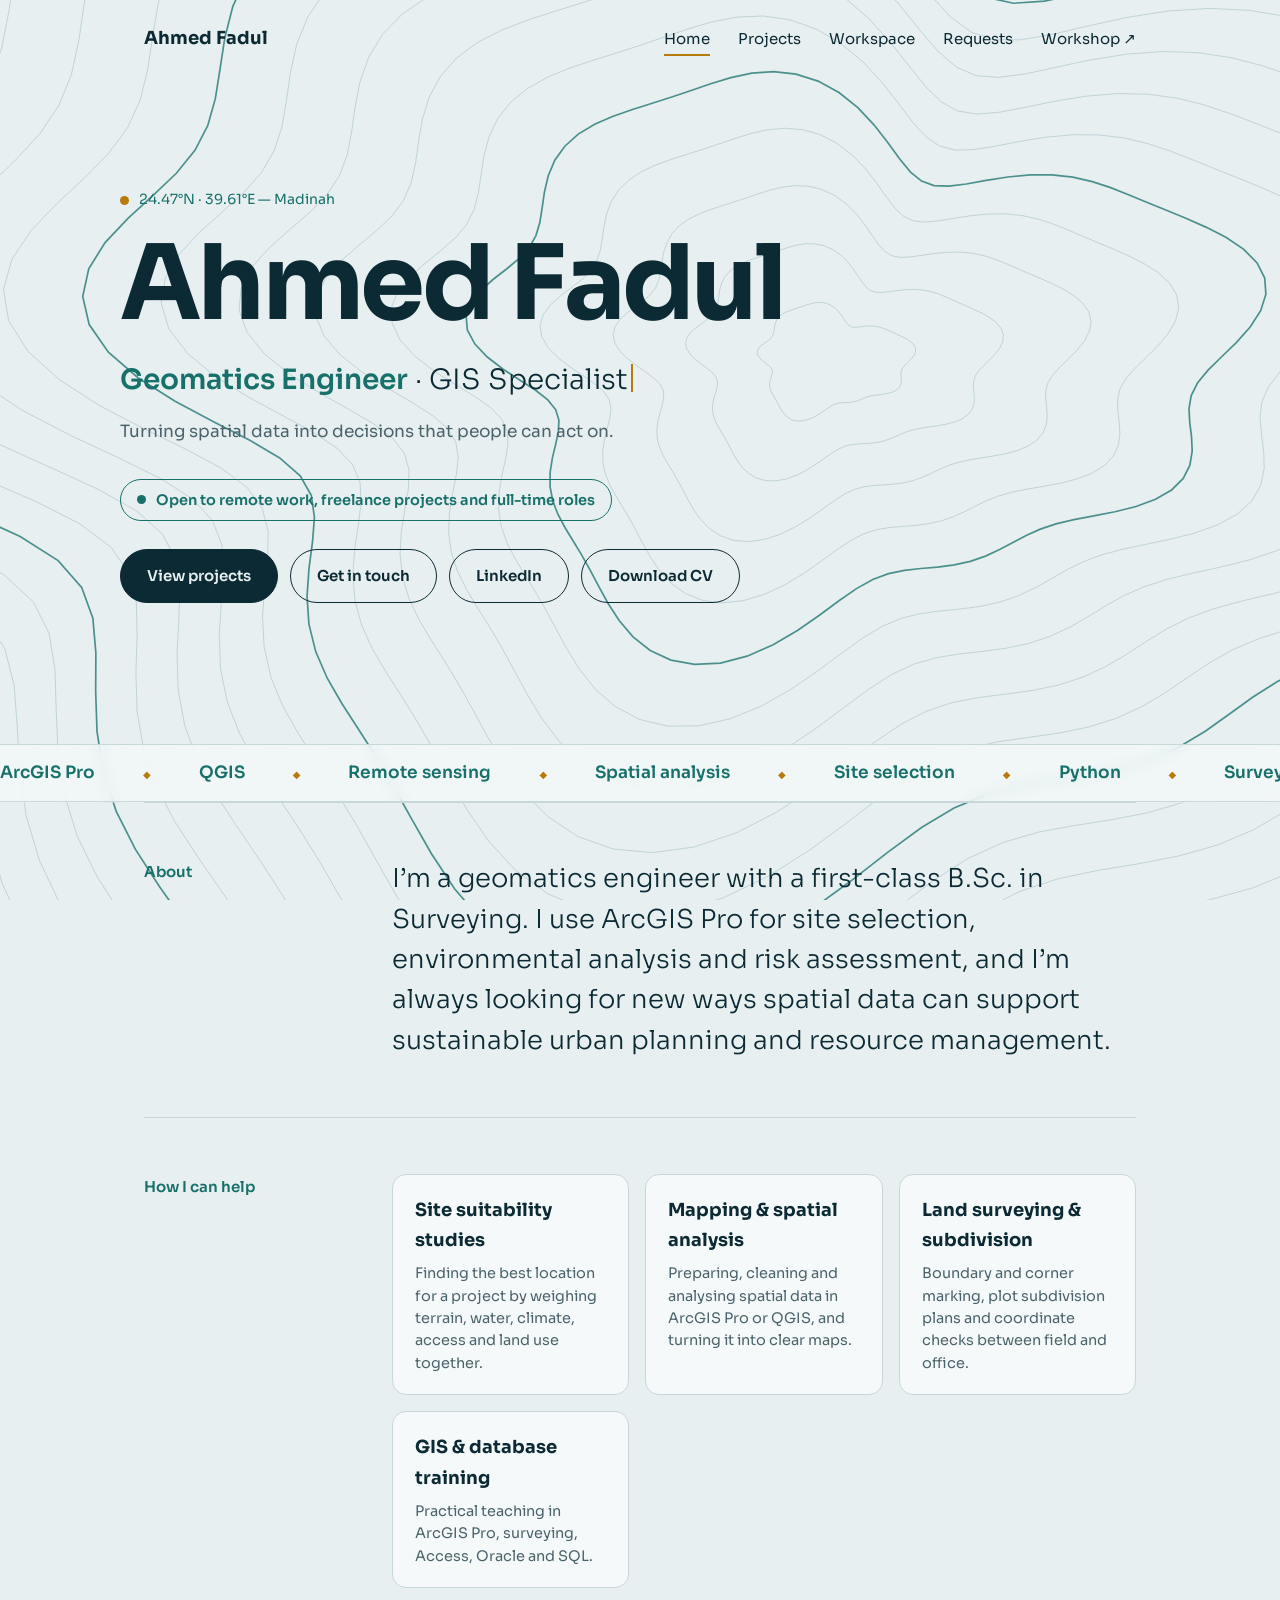
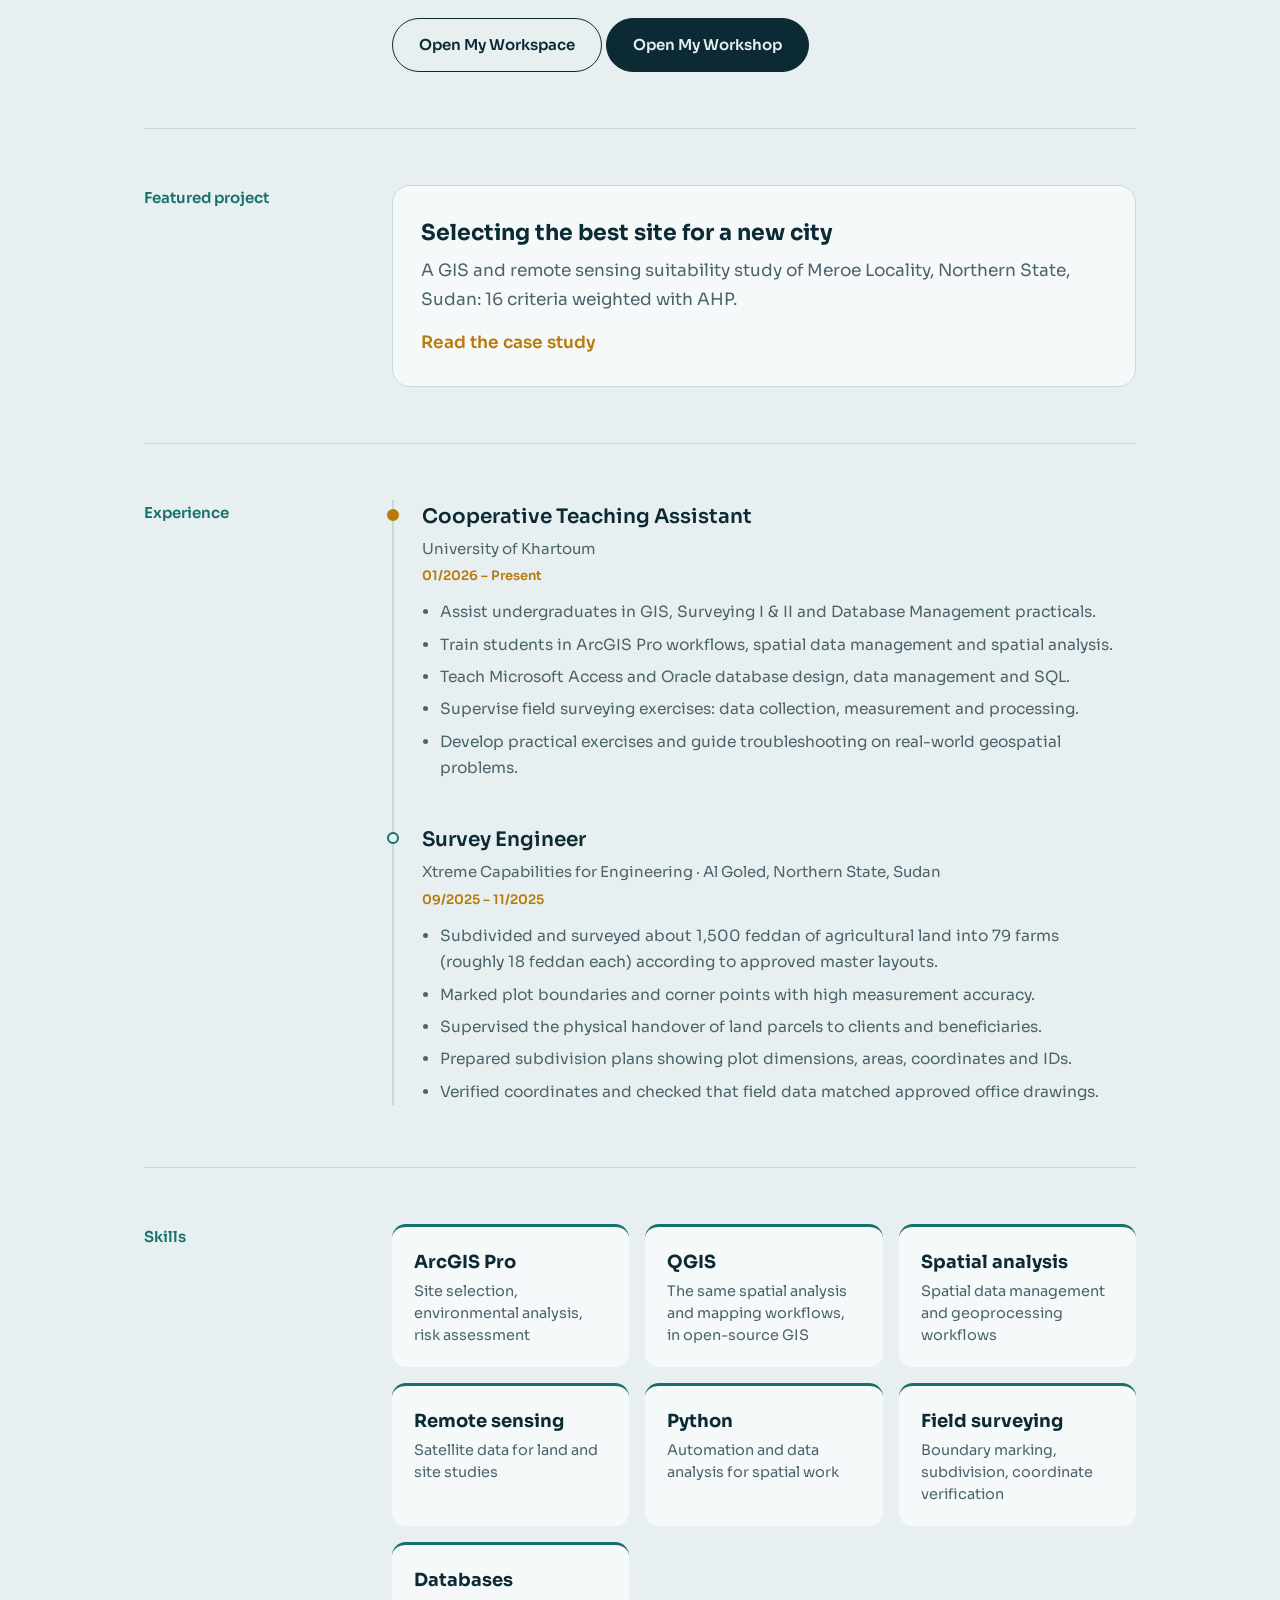
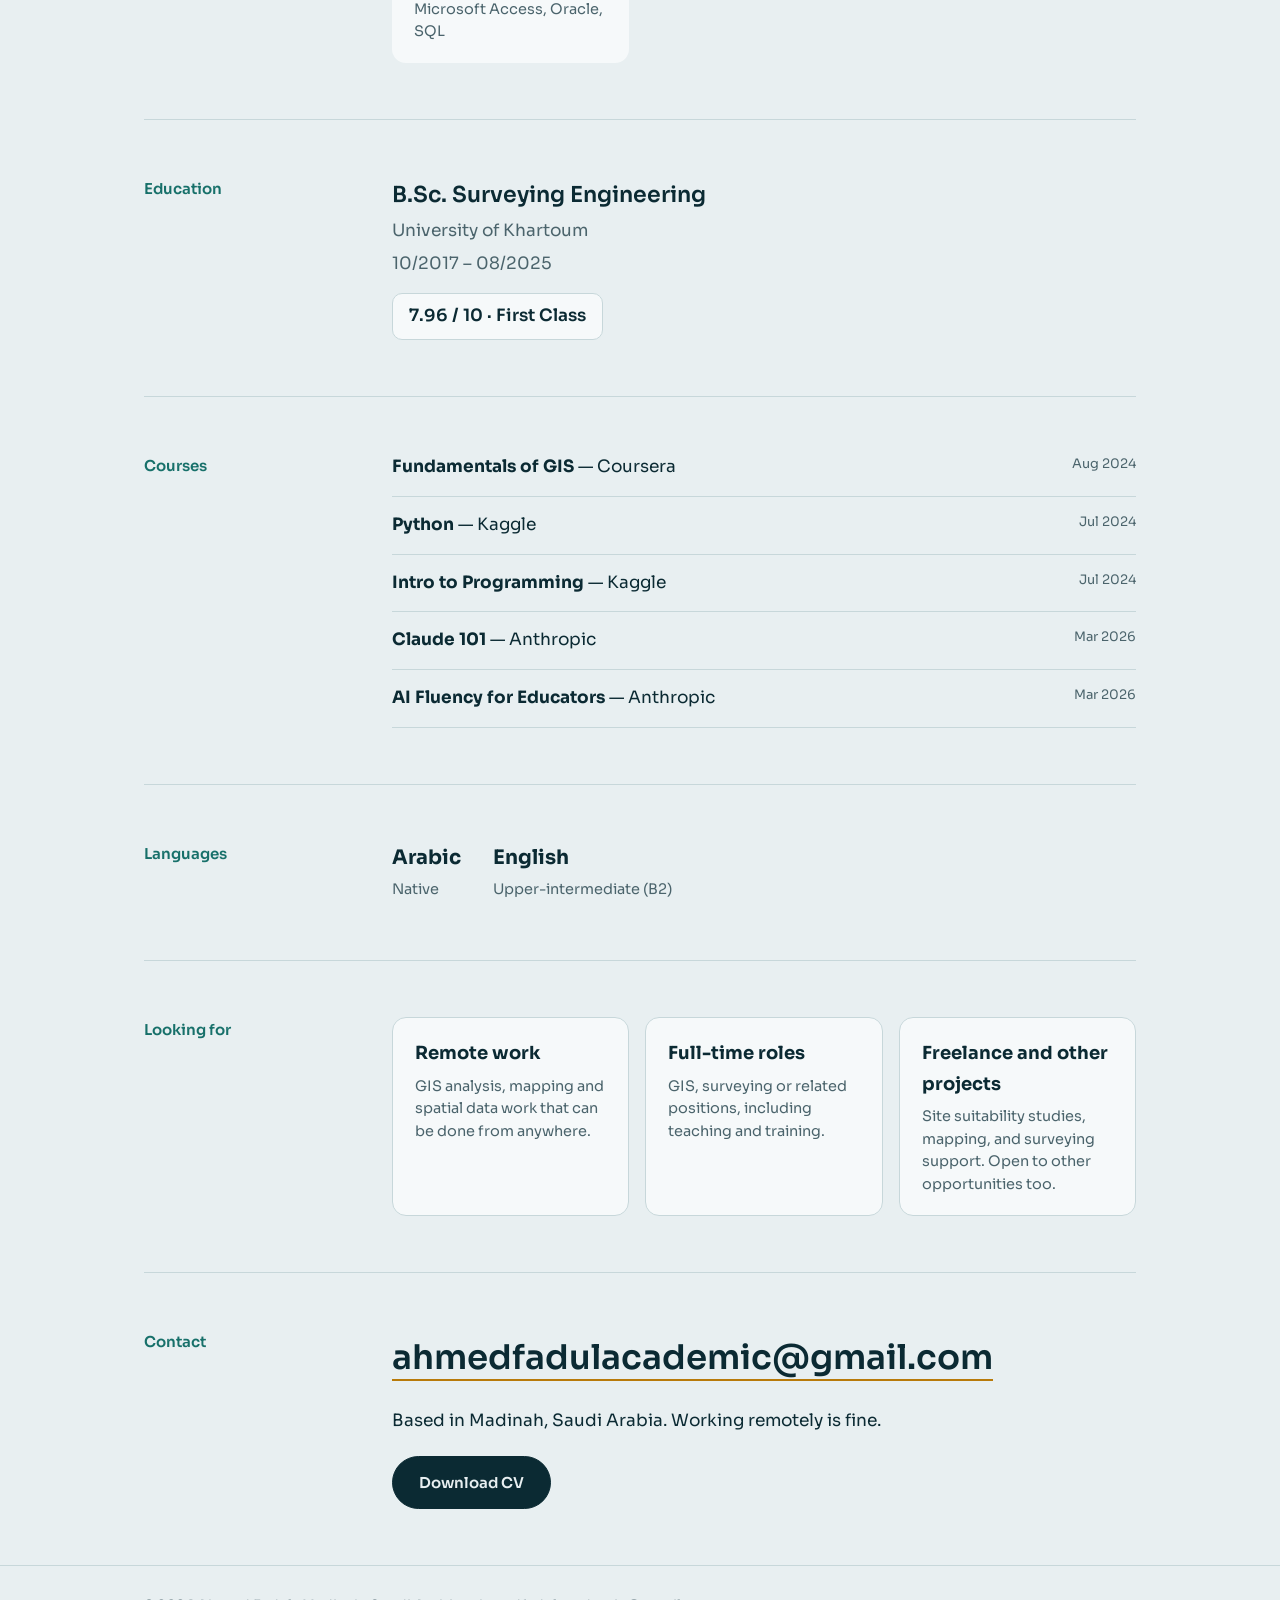
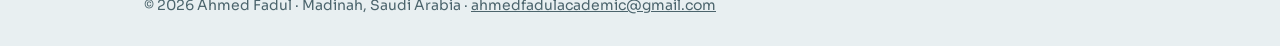
<file: index.html>
<!DOCTYPE html>
<html lang="en">
<head>
<meta charset="utf-8">
<meta name="viewport" content="width=device-width, initial-scale=1, viewport-fit=cover">
<title>Ahmed Fadul — Geomatics Engineer (GIS)</title>
<meta name="description" content="Ahmed Fadul, geomatics engineer. GIS, remote sensing, spatial analysis and land surveying. Site suitability studies, mapping and survey work.">
<meta name="theme-color" content="#0a1f26">
<meta property="og:title" content="Ahmed Fadul — Geomatics Engineer (GIS)">
<meta property="og:description" content="GIS, remote sensing, spatial analysis and land surveying.">
<meta property="og:type" content="website">
<link rel="icon" href="data:image/svg+xml,%3Csvg xmlns='http://www.w3.org/2000/svg' viewBox='0 0 100 100'%3E%3Ctext y='.9em' font-size='90'%3E%F0%9F%97%BA%EF%B8%8F%3C/text%3E%3C/svg%3E">
<link href="https://fonts.googleapis.com/css2?family=Sora:wght@300;400;600;700&display=swap" rel="stylesheet">
<link rel="stylesheet" href="css/style.css">
</head>
<body>
<canvas id="bg" aria-hidden="true"></canvas>
<div id="bar"></div>
<div class="wrap"><nav><a class="mark" href="#home">Ahmed Fadul</a><div><a class="l" id="n-home" href="#home">Home</a><a class="l" id="n-projects" href="#projects">Projects</a><a class="l" id="n-workspace" href="#workspace">Workspace</a><a class="l" id="n-requests" href="#requests">Requests</a><a class="l" id="n-workshop" href="workshop.html">Workshop ↗</a></div></nav></div>

<div class="view" id="v-home">
<div class="wrap hero">
  <p class="coord"><i></i>24.47°N · 39.61°E — Madinah</p>
  <h1 id="name" aria-label="Ahmed Fadul"></h1>
  <p class="role"><b>Geomatics Engineer</b> · <span id="typed"></span><span class="caret"></span></p>
  <p class="tag">Turning spatial data into decisions that people can act on.</p><p class="avail"><i></i>Open to remote work, freelance projects and full-time roles</p>
  <div class="btns"><a class="btn p" href="#projects">View projects</a><a class="btn" href="mailto:ahmedfadulacademic@gmail.com">Get in touch</a><a class="btn" href="https://www.linkedin.com/in/ahmed-fadul-a285223b2" target="_blank" rel="noopener">LinkedIn</a><a class="btn cvb" href="assets/Ahmed_Fadul_CV.pdf" download="Ahmed_Fadul_CV.pdf">Download CV</a></div>
</div>
<div class="ticker" aria-hidden="true"><div id="tk"></div></div>
<main class="wrap">
<section class="rv"><h2>About</h2><p class="about">I’m a geomatics engineer with a first-class B.Sc. in Surveying. I use ArcGIS Pro for site selection, environmental analysis and risk assessment, and I’m always looking for new ways spatial data can support sustainable urban planning and resource management.</p></section>
<section class="rv"><h2>How I can help</h2><div class="help">
<div><b>Site suitability studies</b><span>Finding the best location for a project by weighing terrain, water, climate, access and land use together.</span></div>
<div><b>Mapping &amp; spatial analysis</b><span>Preparing, cleaning and analysing spatial data in ArcGIS Pro or QGIS, and turning it into clear maps.</span></div>
<div><b>Land surveying &amp; subdivision</b><span>Boundary and corner marking, plot subdivision plans and coordinate checks between field and office.</span></div>
<div><b>GIS &amp; database training</b><span>Practical teaching in ArcGIS Pro, surveying, Access, Oracle and SQL.</span></div></div><p class="wscta"><a class="btn" href="#workspace">Open My Workspace</a> <a class="btn p" href="workshop.html">Open My Workshop</a></p></section>
<section class="rv"><h2>Featured project</h2><a class="teaser" href="#city-site-selection"><b>Selecting the best site for a new city</b><span>A GIS and remote sensing suitability study of Meroe Locality, Northern State, Sudan: 16 criteria weighted with AHP.</span><em>Read the case study</em></a></section>
<section class="rv"><h2>Experience</h2><div>
<div class="job now"><h3>Cooperative Teaching Assistant</h3><p class="org">University of Khartoum</p><span class="date">01/2026 – Present</span><ul><li>Assist undergraduates in GIS, Surveying I &amp; II and Database Management practicals.</li><li>Train students in ArcGIS Pro workflows, spatial data management and spatial analysis.</li><li>Teach Microsoft Access and Oracle database design, data management and SQL.</li><li>Supervise field surveying exercises: data collection, measurement and processing.</li><li>Develop practical exercises and guide troubleshooting on real-world geospatial problems.</li></ul></div>
<div class="job"><h3>Survey Engineer</h3><p class="org">Xtreme Capabilities for Engineering · Al Goled, Northern State, Sudan</p><span class="date">09/2025 – 11/2025</span><ul><li>Subdivided and surveyed about 1,500 feddan of agricultural land into 79 farms (roughly 18 feddan each) according to approved master layouts.</li><li>Marked plot boundaries and corner points with high measurement accuracy.</li><li>Supervised the physical handover of land parcels to clients and beneficiaries.</li><li>Prepared subdivision plans showing plot dimensions, areas, coordinates and IDs.</li><li>Verified coordinates and checked that field data matched approved office drawings.</li></ul></div></div></section>
<section class="rv"><h2>Skills</h2><div class="skills">
<div class="skill"><b>ArcGIS Pro</b><span>Site selection, environmental analysis, risk assessment</span></div><div class="skill"><b>QGIS</b><span>The same spatial analysis and mapping workflows, in open-source GIS</span></div>
<div class="skill"><b>Spatial analysis</b><span>Spatial data management and geoprocessing workflows</span></div>
<div class="skill"><b>Remote sensing</b><span>Satellite data for land and site studies</span></div>
<div class="skill"><b>Python</b><span>Automation and data analysis for spatial work</span></div>
<div class="skill"><b>Field surveying</b><span>Boundary marking, subdivision, coordinate verification</span></div>
<div class="skill"><b>Databases</b><span>Microsoft Access, Oracle, SQL</span></div></div></section>
<section class="rv"><h2>Education</h2><div class="edu"><h3>B.Sc. Surveying Engineering</h3><p>University of Khartoum</p><p>10/2017 – 08/2025</p><span class="gpa">7.96 / 10 · First Class</span></div></section>
<section class="rv"><h2>Courses</h2><div>
<div class="course"><span><b>Fundamentals of GIS</b> — Coursera</span><small>Aug 2024</small></div>
<div class="course"><span><b>Python</b> — Kaggle</span><small>Jul 2024</small></div>
<div class="course"><span><b>Intro to Programming</b> — Kaggle</span><small>Jul 2024</small></div>
<div class="course"><span><b>Claude 101</b> — Anthropic</span><small>Mar 2026</small></div>
<div class="course"><span><b>AI Fluency for Educators</b> — Anthropic</span><small>Mar 2026</small></div></div></section>
<section class="rv"><h2>Languages</h2><div class="langs"><div><b>Arabic</b><span>Native</span></div><div><b>English</b><span>Upper-intermediate (B2)</span></div></div></section>
<section class="rv"><h2>Looking for</h2><div class="help">
<div><b>Remote work</b><span>GIS analysis, mapping and spatial data work that can be done from anywhere.</span></div>
<div><b>Full-time roles</b><span>GIS, surveying or related positions, including teaching and training.</span></div>
<div><b>Freelance and other projects</b><span>Site suitability studies, mapping, and surveying support. Open to other opportunities too.</span></div></div></section>
<section class="rv"><h2>Contact</h2><div class="contact"><a class="big" href="mailto:ahmedfadulacademic@gmail.com">ahmedfadulacademic@gmail.com</a><p>Based in Madinah, Saudi Arabia. Working remotely is fine.</p><p><a class="btn p cvb" href="assets/Ahmed_Fadul_CV.pdf" download="Ahmed_Fadul_CV.pdf">Download CV</a></p></div></section>
</main></div>

<div class="view" id="v-projects">
<main class="wrap">
<div class="phead"><h1>Projects</h1><p>Spatial analysis and survey work, from the desk to the field.</p></div>
<article class="proj rv"><div class="pv"></div><div class="pb"><div class="tags"><span>GIS</span><span>Remote sensing</span><span>AHP</span><span>Graduation project</span></div><h2>Selecting the best site for a new city</h2><p>A suitability study of Meroe Locality, Northern State, Sudan. 16 spatial layers were weighted with the Analytic Hierarchy Process to rank the land from highly to less suitable.</p><ul><li>16 criteria: terrain, water, climate, access and land use</li><li>Satellite and open data prepared in ArcGIS</li><li>Result: 774.54 km² of high suitability (4% of the locality)</li></ul><p style="margin-top:18px"><a class="btn p" href="#city-site-selection">Read the case study</a></p></div></article>
<article class="proj rv"><div class="pv" style="animation-direction:alternate-reverse"></div><div class="pb"><div class="tags"><span>Land surveying</span><span>Subdivision</span><span>Quality control</span></div><h2>Agricultural land subdivision</h2><p>Surveying and subdivision of about 1,500 feddan of agricultural land into 79 farms for Xtreme Capabilities for Engineering in Al Goled, Northern State, Sudan.</p><ul><li>79 farms of roughly 18 feddan each, with the road network included in the 1,500 feddan</li><li>Plot boundaries and corner points marked from approved master layouts</li><li>Subdivision plans with dimensions, areas, coordinates and IDs</li><li>Coordinate checks between field data and office drawings</li></ul></div></article>
</main></div>

<div class="view" id="v-city"><main class="wrap cs">
<a class="back" href="#projects">&larr; All projects</a>
<div class="cs-h"><div class="tags"><span>GIS</span><span>Remote sensing</span><span>AHP</span><span>Weighted overlay</span></div>
<h1>Selecting the best site for a new city</h1>
<p class="lead">Where in Meroe Locality, Northern State, Sudan, could a new city be built sustainably? I answered it with GIS, remote sensing and a weighted suitability model.</p>
<div class="meta"><div><b>Type</b>B.Sc. graduation project</div><div><b>University</b>University of Khartoum, Faculty of Engineering, Surveying Engineering</div><div><b>Team</b>Ahmed Fadul and Ahmed Abdelrahman Alnour Yousif</div><div><b>Supervisor</b>Dr. Awad Aljeed Mohammed Awad Aljeed</div></div></div>

<section class="rv"><h2>The problem</h2><div><p style="font-size:19px;color:var(--ink);font-weight:300;max-width:38em">Choosing where to build a new city affects water supply, flood risk, cost and growth for decades. The aim was to propose suitable locations in Meroe Locality using a repeatable, evidence-based method instead of judgement alone.</p></div></section>

<section class="rv"><h2>Project workflow</h2><ol class="flow">
<li class="fn"><b>Collect open data</b><span>Everything came from public sources, at resolutions from a few metres to tens of kilometres.</span><div class="fc"><em>Elevation DEM · USGS</em><em>Roads, rivers, cities · OpenStreetMap</em><em>Temperature, rainfall · WorldClim</em><em>Soil texture · OpenLandMap</em><em>Groundwater · BGS</em><em>Land use · Esri 10 m</em></div></li><li class="fl" aria-hidden="true"></li>
<li class="fn"><b>Prepare the layers</b><span>Reprojected every layer to WGS84 / UTM Zone 36, clipped it to the Meroe Locality boundary, and merged layers where coverage was split.</span></li><li class="fl" aria-hidden="true"></li>
<li class="fn"><b>Derive new layers</b><span>Calculated slope from the DEM, then ran a hydrological analysis to map wadis and stream order for the flood and flash-flood layers.</span></li><li class="fl" aria-hidden="true"></li>
<li class="fn"><b>Standardise the criteria</b><span>Rescored each of the 16 criteria to one common suitability scale so they can be compared.</span></li><li class="fl" aria-hidden="true"></li>
<li class="fn"><b>Weight with AHP</b><span>The Analytic Hierarchy Process compares criteria in pairs to decide how much each one should count.</span></li><li class="fl" aria-hidden="true"></li>
<li class="fn"><b>Weighted overlay</b><span>Combined all weighted layers in ArcGIS into one suitability surface.</span></li><li class="fl" aria-hidden="true"></li>
<li class="fn"><b>Classify</b><span>Grouped the surface into suitability classes: high, moderate and low (no area reached “ideal”).</span></li><li class="fl" aria-hidden="true"></li>
<li class="fn out"><b>Deliver</b><span>Suitability map, area statistics for each class, and the road corridors where the high-suitability land concentrates: Karima–Dongola and Merowe–Atbara.</span></li></ol></section>

<section class="rv"><h2>16 criteria</h2><div class="crit">
<div><b>Terrain</b><span>Elevation, slope</span></div>
<div><b>Water and hazards</b><span>Proximity to rivers, groundwater, flood-prone areas, flash-flood areas</span></div>
<div><b>Land and climate</b><span>Soil type, temperature, rainfall, land use, proximity to agricultural land</span></div>
<div><b>Access and infrastructure</b><span>Roads, railways, power lines, major cities, airports</span></div></div></section>

<section class="rv"><h2>Criteria layers</h2><div><p>Three of the 16 prepared layers, as examples of what went into the model.</p><div class="gal"><figure class="mapfig"><img alt="Elevation map of Meroe Locality" src="assets/img/elevation.jpg"><figcaption><b>Elevation</b><br>USGS 30 m DEM</figcaption><ul class="lg"><li><s style="background:#2d6a1e"></s>213 m (lowest)</li><li><s style="background:#c9e65a"></s>Mid elevations</li><li><s style="background:#e8b01c"></s>Higher ground</li><li><s style="background:#a8612a"></s>804 m (highest)</li></ul></figure><figure class="mapfig"><img alt="Slope map of Meroe Locality" src="assets/img/slope.jpg"><figcaption><b>Slope</b><br>Derived from the DEM; report classes</figcaption><ul class="lg"><li><s style="background:#2e7d1b"></s>0.001 – 3</li><li><s style="background:#5df23b"></s>3.001 – 5</li><li><s style="background:#f6f01c"></s>5.001 – 7</li><li><s style="background:#f27a1c"></s>7.001 – 10</li><li><s style="background:#b91c1c"></s>10.001 – 49.4</li><li><s style="background:#7a0000"></s>49.4 – 98</li></ul></figure><figure class="mapfig"><img alt="Rainfall map of Meroe Locality" src="assets/img/rainfall.jpg"><figcaption><b>Average rainfall (mm)</b><br>WorldClim</figcaption><ul class="lg"><li><s style="background:#c2553a"></s>19 – 32</li><li><s style="background:#e8b01c"></s>33 – 45</li><li><s style="background:#7ee21c"></s>46 – 59</li><li><s style="background:#1fa88a"></s>60 – 71</li><li><s style="background:#123a8a"></s>72 – 87</li></ul></figure></div></div></section>

<section class="rv"><h2>Results</h2><div class="res"><div>
<div class="bar" aria-hidden="true"><i style="width:4%;background:#2e7d32"></i><i style="width:85%;background:#f2d600"></i><i style="width:11%;background:#d92b2b"></i></div>
<div class="k"><s style="background:#2e7d32"></s><span>High suitability</span><em>774.54 km²</em><small>4% of the locality</small></div>
<div class="k"><s style="background:#f2d600"></s><span>Moderate suitability</span><em>14,864 km²</em><small>85% of the locality</small></div>
<div class="k"><s style="background:#d92b2b"></s><span>Low suitability</span><em>1,972 km²</em><small>11% of the locality</small></div>
<p class="note">No area reached the “ideal” class. The study concentrates the high-suitability land along the Karima–Dongola and Merowe–Atbara road corridors, which is where growth and services are most needed.</p></div>
<figure class="mapfig"><img alt="Final suitability map of Meroe Locality with high suitability in green, moderate in yellow and low in red" src="assets/img/suitability-map.jpg"><figcaption>Final suitability map of Meroe Locality. Green: high · Yellow: moderate · Red: low.</figcaption></figure></div></section>

<section class="rv"><h2>Limits and next steps</h2><div><p>The model is a screening tool: it narrows a very large area to the places that deserve a closer look. The report recommends field studies of the high-suitability areas, adding social and population-density criteria, building a national spatial database, and testing deep learning for suitability modelling.</p></div></section>

<section class="rv"><h2>Tools</h2><div class="tags"><span>ArcGIS</span><span>Spatial Analyst</span><span>Hydrology tools</span><span>Weighted Overlay</span><span>AHP</span><span>Remote sensing data</span></div></section>
<section class="rv"><h2>Work with me</h2><div class="contact"><a class="big" href="mailto:ahmedfadulacademic@gmail.com">ahmedfadulacademic@gmail.com</a><p>Need a site suitability study or spatial analysis? Tell me the question and I’ll tell you how I would approach it.</p></div></section>
</main></div>

<div class="view" id="v-workspace"><main class="wrap">
<div class="phead"><h1>My Workspace</h1><p>What I can do, the tools I use or built myself, and how I do each job. Open any item to see my method.</p>
<div class="legend"><span class="tg i">Instrument</span><span class="tg s">Software</span><span class="tg b">Built by me</span></div></div>
<div id="ws-list"></div>
<a class="teaser" href="#requests" style="margin:48px 0 20px"><b>Want to see it in practice?</b><span>Pick a service and ask for a quote, or for a small practical test first.</span><em>Go to Requests</em></a>
</main></div>

<div class="view" id="v-requests"><main class="wrap">
<div class="phead"><h1>Requests</h1><p>Tell me what you need. You can ask for a full job, or for a small practical test first so you can judge my work.</p></div>
<form class="rq" id="rq-form" novalidate>
<label>Service<select id="rq-service" name="service" required></select></label>
<fieldset><legend>What would you like?</legend>
<label class="ra"><input type="radio" name="type" value="project" checked> A project or quote</label>
<label class="ra"><input type="radio" name="type" value="trial"> A small practical test first</label></fieldset>
<label>Details<textarea name="details" rows="6" required placeholder="What is the job? Where, how big, and when do you need it?"></textarea></label>
<div class="rg"><label>Your name<input name="name" required autocomplete="name"></label><label>Your email<input name="email" type="email" required autocomplete="email"></label></div>
<input type="text" name="botcheck" tabindex="-1" autocomplete="off" style="display:none">
<button class="btn p" type="submit">Send request</button>
<p class="rqm" id="rq-msg" role="status" aria-live="polite"></p>
</form></main></div>

<footer><div class="wrap">© 2026 Ahmed Fadul · Madinah, Saudi Arabia · <a href="mailto:ahmedfadulacademic@gmail.com">ahmedfadulacademic@gmail.com</a></div></footer>
<script src="js/workspace.js"></script>
<script src="js/requests.js"></script>
<script src="js/main.js"></script>
</body>
</html>
</file>
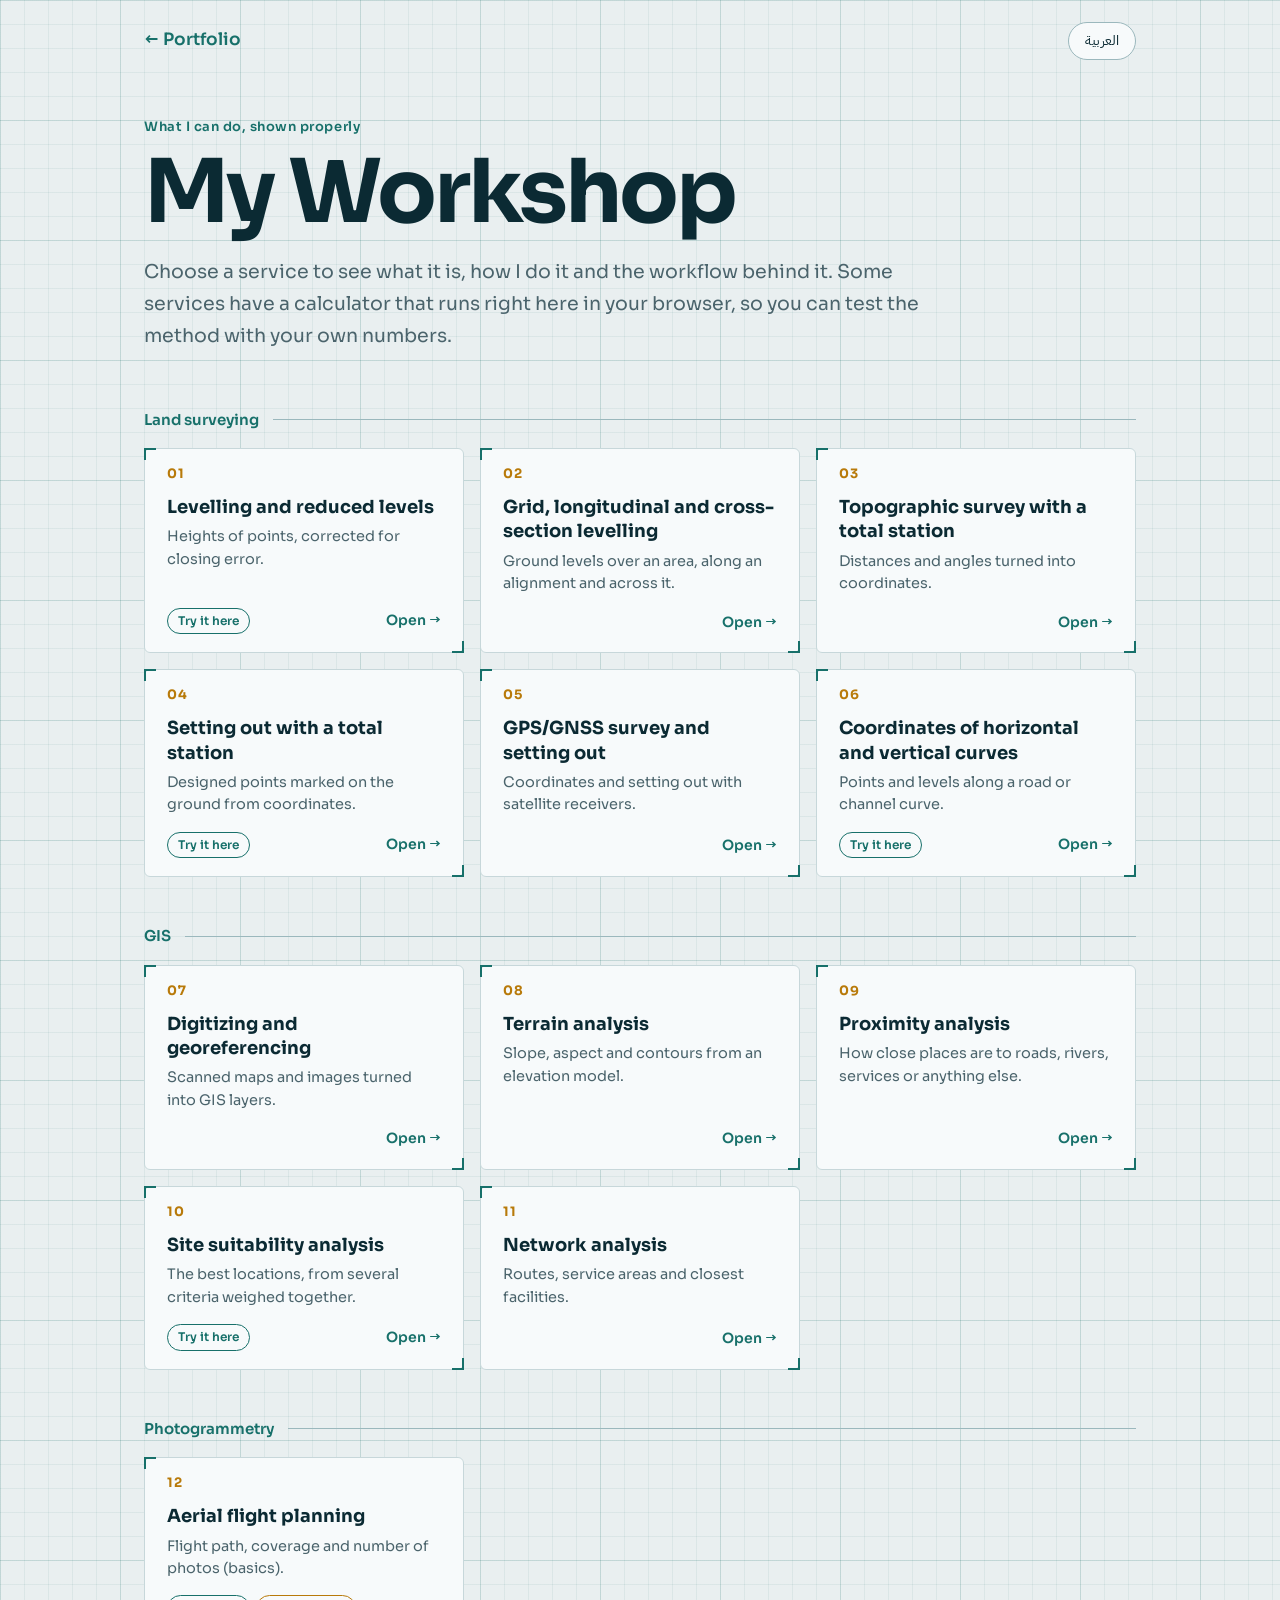
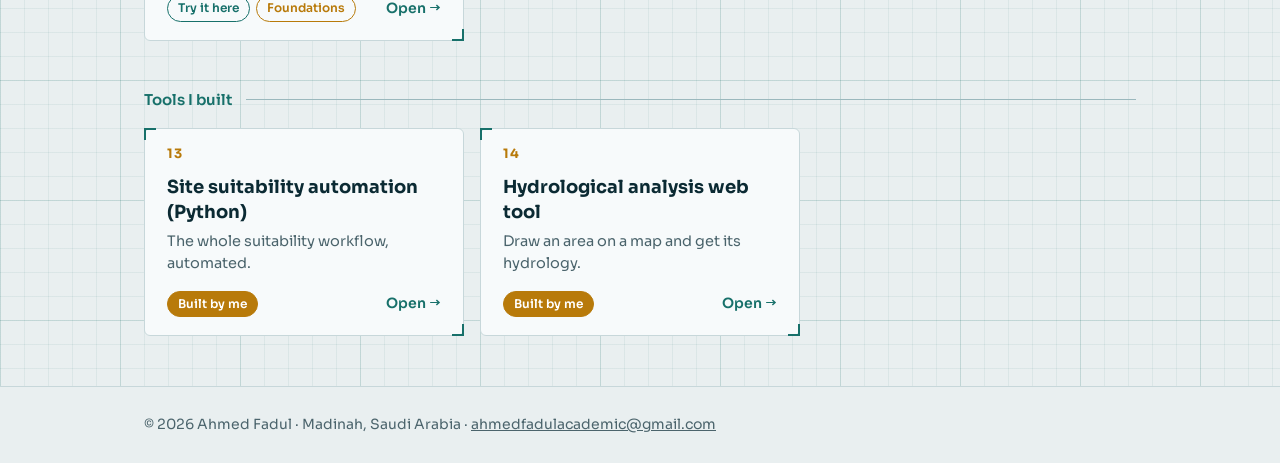
<file: workshop.html>
<!DOCTYPE html>
<html lang="en" dir="ltr">
<head>
<meta charset="utf-8">
<meta name="viewport" content="width=device-width, initial-scale=1, viewport-fit=cover">
<title>My Workshop — Ahmed Fadul</title>
<meta name="description" content="Ahmed Fadul's workshop: surveying, GIS and photogrammetry services, how each one is done, and calculators that run in your browser.">
<meta name="theme-color" content="#0a1f26">
<link rel="icon" href="data:image/svg+xml,%3Csvg xmlns='http://www.w3.org/2000/svg' viewBox='0 0 100 100'%3E%3Ctext y='.9em' font-size='90'%3E%F0%9F%93%90%3C/text%3E%3C/svg%3E">
<link href="https://fonts.googleapis.com/css2?family=Sora:wght@300;400;600;700&family=IBM+Plex+Sans+Arabic:wght@300;400;600;700&display=swap" rel="stylesheet">
<link rel="stylesheet" href="css/workshop.css">
</head>
<body>
<header class="top"><div class="wrap bar"><a id="home" href="index.html"></a><button id="lg" type="button"></button></div></header>
<main class="wrap" id="app"></main>
<footer><div class="wrap" id="ft"></div></footer>
<script src="js/workshop-data.js"></script>
<script src="js/workshop-calc.js"></script>
<script src="js/workshop-app.js"></script>
</body>
</html>
</file>
<file: css/style.css>
:root{--bg:#e8eff1;--surface:#f6f9fa;--ink:#0b2a33;--muted:#4b646c;--line:#7fa6ad;--teal:#17706a;--amber:#b87a0a;--rule:#c7d7da;
box-sizing:border-box;padding-top:env(safe-area-inset-top,0px);padding-bottom:env(safe-area-inset-bottom,0px)}
@media (prefers-color-scheme:dark){:root:not([data-theme="light"]){--bg:#0a1f26;--surface:#102a33;--ink:#e6f1f3;--muted:#9db5bb;--line:#3f7480;--teal:#4fc3b8;--amber:#e8b04a;--rule:#1d3f48}}
:root[data-theme="dark"]{--bg:#0a1f26;--surface:#102a33;--ink:#e6f1f3;--muted:#9db5bb;--line:#3f7480;--teal:#4fc3b8;--amber:#e8b04a;--rule:#1d3f48}
html{scroll-padding-top:env(safe-area-inset-top,0px);scroll-behavior:smooth}
*,*::before,*::after{box-sizing:border-box}
body{margin:0;background:var(--bg);color:var(--ink);font:400 17px/1.7 "Sora",system-ui,sans-serif;-webkit-font-smoothing:antialiased;overflow-x:hidden}
a{color:inherit}
a:focus-visible,button:focus-visible{outline:3px solid var(--amber);outline-offset:3px}
#bg{position:fixed;inset:0;width:100%;height:100%;z-index:0;pointer-events:none}
#bar{position:fixed;top:0;left:0;height:3px;width:0;background:var(--amber);z-index:20}
.wrap{max-width:1040px;margin:0 auto;padding:0 24px;position:relative;z-index:1}
nav{display:flex;justify-content:space-between;align-items:center;padding:22px 0}
.mark{font-weight:700;text-decoration:none;font-size:18px}
nav div{display:flex;gap:28px}
nav a.l{text-decoration:none;font-size:15px;position:relative;padding:4px 0}
nav a.l::after{content:"";position:absolute;left:0;bottom:0;height:2px;width:100%;background:var(--amber);transform:scaleX(0);transform-origin:left;transition:transform .35s}
nav a.l:hover::after,nav a.l.on::after{transform:scaleX(1)}
.hero{min-height:74vh;display:flex;flex-direction:column;justify-content:center;padding:30px 0 60px}
.coord{font-size:14px;color:var(--teal);margin:0 0 20px;display:flex;align-items:center;gap:10px}
.coord i{width:9px;height:9px;border-radius:50%;background:var(--amber);animation:ping 2s infinite}
@keyframes ping{0%{box-shadow:0 0 0 0 var(--amber)}80%,100%{box-shadow:0 0 0 14px transparent}}
h1{font-size:clamp(48px,10vw,104px);line-height:1;margin:0 0 20px;font-weight:700;letter-spacing:-.035em}
h1 span{display:inline-block;opacity:0;transform:translateY(60%) rotate(4deg);animation:up .8s cubic-bezier(.2,.8,.2,1) forwards}
@keyframes up{to{opacity:1;transform:none}}
.role{font-size:clamp(20px,3vw,28px);font-weight:300;margin:0 0 14px;min-height:1.5em}
.role b{font-weight:600;color:var(--teal)}
.caret{display:inline-block;width:2px;height:1em;background:var(--amber);margin-left:3px;vertical-align:-.12em;animation:blink 1s steps(1) infinite}
@keyframes blink{50%{opacity:0}}
.tag{color:var(--muted);max-width:46ch;margin:0 0 32px}
.btns{display:flex;gap:12px;flex-wrap:wrap}
.btn{display:inline-block;padding:13px 26px;border-radius:999px;text-decoration:none;font-weight:600;font-size:15px;border:1.5px solid var(--ink);transition:transform .25s,background .25s,color .25s,border-color .25s}
.btn.p{background:var(--ink);color:var(--bg)}
.btn:hover{transform:translateY(-3px);border-color:var(--teal)}
.btn.p:hover{background:var(--teal);color:#fff}
.ticker{overflow:hidden;border-block:1px solid var(--rule);background:color-mix(in srgb,var(--surface) 70%,transparent);backdrop-filter:blur(6px);position:relative;z-index:1}
.ticker div{display:flex;gap:48px;width:max-content;padding:14px 0;animation:tick 28s linear infinite;font-weight:600;color:var(--teal)}
.ticker span::after{content:"◆";margin-left:48px;color:var(--amber);font-size:10px}
@keyframes tick{to{transform:translateX(-50%)}}
section{border-top:1px solid var(--rule);padding:56px 0;display:grid;grid-template-columns:200px 1fr;gap:24px 48px}
.view>section:first-child{border-top:0}
section>h2{margin:0;font-size:15px;font-weight:600;color:var(--teal)}
.rv{opacity:0;transform:translateY(28px);transition:opacity .8s,transform .8s cubic-bezier(.2,.8,.2,1)}
.rv.in{opacity:1;transform:none}
.about{font-size:clamp(20px,2.4vw,26px);line-height:1.55;font-weight:300;max-width:34em;margin:0}
.job{position:relative;padding:0 0 36px 28px;border-left:2px solid var(--rule)}
.job:last-child{padding-bottom:0}
.job::before{content:"";position:absolute;left:-7px;top:9px;width:12px;height:12px;border-radius:50%;background:var(--bg);border:2px solid var(--teal)}
.job.now::before{background:var(--amber);border-color:var(--amber);animation:ping 2s infinite}
.job h3{margin:0;font-size:20px;font-weight:600}
.job .org{color:var(--muted);margin:2px 0 0;font-size:15px}
.job .date{font-size:13px;color:var(--amber);margin:4px 0 12px;font-weight:600;display:inline-block}
.job ul{margin:0;padding:0 18px;color:var(--muted);font-size:15.5px}
.job li{margin-bottom:6px}
.skills{display:grid;grid-template-columns:repeat(auto-fit,minmax(220px,1fr));gap:16px}
.skill{background:var(--surface);border-radius:14px;padding:20px 22px;border-top:3px solid var(--teal);transition:transform .3s,border-color .3s}
.skill:hover{transform:translateY(-6px);border-color:var(--amber)}
.skill b{display:block;font-size:18px;margin-bottom:4px}
.skill span{color:var(--muted);font-size:14.5px;line-height:1.5;display:block}
.edu h3{margin:0;font-size:22px;font-weight:600}
.edu p{margin:4px 0;color:var(--muted)}
.gpa{display:inline-block;margin-top:10px;background:var(--surface);border:1px solid var(--rule);border-radius:10px;padding:8px 16px;font-weight:600}
.course{display:flex;justify-content:space-between;gap:16px;padding:14px 0;border-bottom:1px solid var(--rule)}
.course:first-child{padding-top:0}
.course small{color:var(--muted);font-size:13px;white-space:nowrap}
.langs{display:flex;gap:32px;flex-wrap:wrap}
.langs b{display:block;font-size:20px}
.langs span{color:var(--muted);font-size:14.5px}
.contact a.big{font-size:clamp(20px,3.6vw,34px);font-weight:600;text-decoration:none;border-bottom:2px solid var(--amber);word-break:break-all}
.contact p{margin:20px 0 0}
.teaser{display:block;text-decoration:none;background:var(--surface);border-radius:18px;padding:28px;border:1px solid var(--rule);transition:transform .3s,border-color .3s}
.teaser:hover{transform:translateY(-5px);border-color:var(--teal)}
.teaser b{font-size:22px;display:block;margin-bottom:6px}
.teaser span{color:var(--muted)}
.teaser em{display:block;margin-top:14px;color:var(--amber);font-style:normal;font-weight:600}
.phead{padding:50px 0 24px}
.phead h1{font-size:clamp(44px,8vw,84px)}
.phead p{color:var(--muted);max-width:44ch;margin:0}
.proj{display:grid;grid-template-columns:1.05fr 1fr;gap:0;background:var(--surface);border:1px solid var(--rule);border-radius:22px;overflow:hidden;margin-bottom:28px;transition:transform .35s,border-color .35s}
.proj:hover{transform:translateY(-6px);border-color:var(--teal)}
.pv{min-height:260px;position:relative;background:radial-gradient(circle at 60% 45%,transparent 0 6%,var(--line) 6.4% 6.9%,transparent 7.3% 13%,var(--line) 13.4% 13.9%,transparent 14.3% 20%,var(--teal) 20.4% 21.2%,transparent 21.6% 27%,var(--line) 27.4% 27.9%,transparent 28.3% 34%,var(--line) 34.4% 34.9%,transparent 35.3% 42%,var(--line) 42.4% 42.9%,transparent 43.3%),var(--bg);background-size:140% 140%;animation:drift 14s ease-in-out infinite alternate}
@keyframes drift{to{background-position:100% 100%}}
.pv::after{content:"";position:absolute;left:60%;top:45%;width:14px;height:14px;margin:-7px;border-radius:50%;background:var(--amber);animation:ping 2s infinite}
.pb{padding:32px}
.tags{display:flex;gap:8px;flex-wrap:wrap;margin-bottom:14px}
.tags span{font-size:12.5px;border:1px solid var(--teal);color:var(--teal);border-radius:999px;padding:3px 12px;font-weight:600}
.pb h2{margin:0 0 10px;font-size:26px;line-height:1.25}
.pb p{color:var(--muted);margin:0 0 14px;font-size:15.5px}
.pb ul{margin:0;padding:0 18px;color:var(--muted);font-size:15px}
footer{border-top:1px solid var(--rule);padding:28px 0;color:var(--muted);font-size:14px;position:relative;z-index:1}
.view{display:none}.view.on{display:block}
@media(max-width:760px){section{grid-template-columns:1fr;padding:40px 0}.proj{grid-template-columns:1fr}.pv{min-height:180px}.course{flex-direction:column;gap:2px}nav div{gap:18px}}
@media(prefers-reduced-motion:reduce){*{animation:none!important;transition:none!important}h1 span,.rv{opacity:1;transform:none}html{scroll-behavior:auto}}

.back{display:inline-block;margin:26px 0 0;text-decoration:none;color:var(--teal);font-weight:600;font-size:15px}
.cs-h{padding:28px 0 36px}
.cs-h h1{font-size:clamp(36px,6.4vw,68px);line-height:1.08;margin:14px 0 16px;letter-spacing:-.03em}
.cs-h .lead{font-size:clamp(18px,2.2vw,22px);font-weight:300;color:var(--muted);max-width:44ch;margin:0 0 22px}
.meta{display:grid;grid-template-columns:repeat(auto-fit,minmax(200px,1fr));gap:16px;border-top:1px solid var(--rule);padding-top:20px;font-size:14.5px}
.meta b{display:block;color:var(--teal);font-size:13px;font-weight:600}
.cs h3{margin:0 0 8px;font-size:19px}
.cs p{margin:0 0 14px;color:var(--muted)}
.steps{counter-reset:s;display:grid;gap:16px;margin:0;padding:0;list-style:none}
.steps li{counter-increment:s;position:relative;background:var(--surface);border:1px solid var(--rule);border-radius:14px;padding:18px 20px 18px 64px;color:var(--muted);font-size:15.5px;line-height:1.55}
.steps li::before{content:counter(s);position:absolute;left:18px;top:16px;width:30px;height:30px;border-radius:50%;background:var(--teal);color:var(--bg);display:grid;place-items:center;font-weight:700;font-size:14px}
.steps b{color:var(--ink);display:block;font-size:17px;margin-bottom:2px}
.crit{display:grid;grid-template-columns:repeat(auto-fit,minmax(230px,1fr));gap:14px}
.crit div{border-top:3px solid var(--teal);background:var(--surface);border-radius:12px;padding:16px 18px}
.crit b{display:block;margin-bottom:6px}
.crit span{color:var(--muted);font-size:14.5px;line-height:1.55;display:block}
.res{display:grid;grid-template-columns:1fr 1fr;gap:32px;align-items:start}
.mapfig{margin:0;background:var(--surface);border:1px solid var(--rule);border-radius:18px;padding:18px}
.mapfig img{display:block;width:100%;height:auto;border-radius:8px;background:#fff}
.mapfig figcaption{font-size:13px;color:var(--muted);margin-top:10px}
.bar{display:flex;height:16px;border-radius:99px;overflow:hidden;margin:6px 0 22px;background:var(--rule)}
.bar i{display:block;height:100%;transform-origin:left;transform:scaleX(0);transition:transform 1.4s cubic-bezier(.2,.8,.2,1) .3s}
.in .bar i{transform:scaleX(1)}
.k{display:grid;grid-template-columns:18px 1fr auto;gap:4px 12px;align-items:center;padding:12px 0;border-bottom:1px solid var(--rule)}
.k s{width:14px;height:14px;border-radius:4px;display:block}
.k em{font-style:normal;font-weight:600;font-size:20px}
.k small{grid-column:2/4;color:var(--muted);font-size:13.5px}
.note{border-left:3px solid var(--amber);padding:4px 0 4px 16px;margin:20px 0 0;color:var(--muted);font-size:15px}
.help{display:grid;grid-template-columns:repeat(auto-fit,minmax(230px,1fr));gap:16px}
.help div{background:var(--surface);border:1px solid var(--rule);border-radius:14px;padding:20px 22px}
.help b{display:block;font-size:18px;margin-bottom:6px}
.help span{color:var(--muted);font-size:14.5px;line-height:1.55;display:block}
@media(max-width:760px){.res{grid-template-columns:1fr}}
.gal{display:grid;grid-template-columns:repeat(auto-fit,minmax(200px,1fr));gap:16px}
.gal .mapfig{padding:14px}.gal .mapfig img{aspect-ratio:3/4;object-fit:contain}
.gal figcaption{color:var(--ink);font-size:14px}.gal figcaption b{font-weight:600}
.lg{list-style:none;margin:10px 0 0;padding:0;display:grid;gap:4px;font-size:13px;color:var(--muted)}
.lg li{display:flex;align-items:center;gap:8px}.lg s{width:14px;height:14px;border-radius:3px;display:block;flex:none}
.avail{display:inline-flex;align-items:center;gap:10px;margin:0 0 28px;padding:8px 16px;border:1px solid var(--teal);border-radius:999px;font-size:14.5px;color:var(--teal);font-weight:600;width:fit-content}
.avail i{width:9px;height:9px;border-radius:50%;background:var(--teal);animation:ping 2s infinite}
button.btn{font:inherit;font-weight:600;font-size:15px;background:none;color:var(--ink);cursor:pointer}button.btn.p{background:var(--ink);color:var(--bg)}button.btn.p:hover{background:var(--teal);color:#fff}.cvb[hidden]{display:none}

/* workflow diagram */
.flow{display:flex;flex-direction:column;max-width:700px;margin:0;padding:0;list-style:none;counter-reset:f}
.fn{counter-increment:f;position:relative;background:var(--surface);border:1px solid var(--rule);border-radius:14px;padding:16px 20px 16px 66px;transition:border-color .3s,transform .3s}
.fn:hover{border-color:var(--teal);transform:translateX(4px)}
.fn::before{content:counter(f);position:absolute;left:18px;top:16px;width:30px;height:30px;border-radius:50%;background:var(--teal);color:var(--bg);display:grid;place-items:center;font-weight:700;font-size:14px}
.fn b{display:block;font-size:17px}
.fn>span{color:var(--muted);font-size:14.5px;line-height:1.55;display:block}
.fn.out{border-color:var(--amber);border-width:2px}
.fn.out::before{background:var(--amber)}
.fc{display:flex;flex-wrap:wrap;gap:6px;margin-top:10px}
.fc em{font-style:normal;font-size:12.5px;border:1px solid var(--rule);background:var(--bg);border-radius:999px;padding:2px 10px;color:var(--muted)}
.fl{width:2px;height:28px;margin-left:32px;background:var(--line);position:relative;overflow:visible}
.fl::after{content:"";position:absolute;left:-3px;top:0;width:8px;height:8px;border-radius:50%;background:var(--amber);animation:flow 1.8s linear infinite}
@keyframes flow{from{top:-4px;opacity:0}20%{opacity:1}to{top:24px;opacity:0}}

/* workspace and requests */
nav{flex-wrap:wrap;gap:8px 16px}
.legend{display:flex;gap:8px;flex-wrap:wrap;margin-top:16px}
.wsh{margin:40px 0 14px;font-size:15px;font-weight:600;color:var(--teal)}
.ws{background:var(--surface);border:1px solid var(--rule);border-radius:14px;margin-bottom:10px;transition:border-color .3s}
.ws:hover,.ws[open]{border-color:var(--teal)}
.ws summary{list-style:none;cursor:pointer;display:flex;align-items:center;gap:12px;padding:16px 20px;font-weight:600;font-size:17px}
.ws summary::-webkit-details-marker{display:none}
.ws summary::after{content:"+";margin-left:auto;font-size:24px;color:var(--amber);transition:transform .3s;line-height:1}
.ws[open] summary::after{transform:rotate(45deg)}
.wl{font-size:12px;border:1px solid var(--amber);color:var(--amber);border-radius:999px;padding:1px 10px;font-weight:600}
.wb{padding:0 20px 22px;animation:wsin .45s ease}
@keyframes wsin{from{opacity:0;transform:translateY(-8px)}}
.wd{color:var(--muted);margin:0 0 14px}
.wtools{display:flex;gap:8px;flex-wrap:wrap;margin-bottom:6px}
.tg{font-size:13px;border-radius:999px;padding:3px 12px;font-weight:600;border:1px solid var(--line);color:var(--muted)}
.tg.i{border-color:var(--teal);color:var(--teal)}
.tg.s{border-color:var(--line);color:var(--ink)}
.tg.b{background:var(--amber);border-color:var(--amber);color:#fff}
.wb h4{margin:18px 0 8px;font-size:14px;color:var(--teal);font-weight:600}
.wb ol{margin:0 0 18px;padding-left:22px;color:var(--muted);font-size:15.5px}
.wb li{margin-bottom:6px;padding-left:4px}
.rq{max-width:640px;display:grid;gap:18px;padding-bottom:20px}
.rq label,.rq legend{display:grid;gap:6px;font-weight:600;font-size:14.5px}
.rq fieldset{border:1px solid var(--rule);border-radius:12px;padding:12px 16px;display:grid;gap:8px}
.rq legend{padding:0 6px}
.rq label.ra{display:flex;gap:10px;align-items:center;font-weight:400;font-size:16px}
.rq input,.rq select,.rq textarea{font:inherit;font-weight:400;color:var(--ink);background:var(--surface);border:1px solid var(--line);border-radius:10px;padding:11px 14px;width:100%}
.rq input[type=radio]{width:auto}
.rq input:focus,.rq select:focus,.rq textarea:focus{outline:3px solid var(--amber);outline-offset:1px}
.rg{display:grid;grid-template-columns:1fr 1fr;gap:14px}
.rq button{justify-self:start}
.rqm{margin:0;color:var(--muted);font-size:15px;min-height:1.4em}
.rqm.ok{color:var(--teal);font-weight:600}
@media(max-width:560px){.rg{grid-template-columns:1fr}nav a.l{font-size:14px}}

.wscta{margin:6px 0 0}@media(min-width:761px){.wscta{grid-column:2}}
</file>
<file: css/workshop.css>
:root{--bg:#e9eff0;--surface:#f7fafb;--ink:#0b2a33;--muted:#4b646c;--line:#9bb8bd;--teal:#17706a;--amber:#b87a0a;--rule:#c7d7da;--grid:rgba(23,112,106,.07);--gridm:rgba(23,112,106,.13);
box-sizing:border-box;padding-top:env(safe-area-inset-top,0px);padding-bottom:env(safe-area-inset-bottom,0px)}
@media (prefers-color-scheme:dark){:root:not([data-theme="light"]){--bg:#0a1f26;--surface:#102a33;--ink:#e6f1f3;--muted:#9db5bb;--line:#3f7480;--teal:#4fc3b8;--amber:#e8b04a;--rule:#1d3f48;--grid:rgba(79,195,184,.07);--gridm:rgba(79,195,184,.14)}}
:root[data-theme="dark"]{--bg:#0a1f26;--surface:#102a33;--ink:#e6f1f3;--muted:#9db5bb;--line:#3f7480;--teal:#4fc3b8;--amber:#e8b04a;--rule:#1d3f48;--grid:rgba(79,195,184,.07);--gridm:rgba(79,195,184,.14)}
html{scroll-padding-top:env(safe-area-inset-top,0px);scroll-behavior:smooth}
*,*::before,*::after{box-sizing:border-box}
body{margin:0;color:var(--ink);font:400 17px/1.7 "Sora","IBM Plex Sans Arabic",system-ui,sans-serif;-webkit-font-smoothing:antialiased;background:var(--bg);
background-image:linear-gradient(var(--gridm) 1px,transparent 1px),linear-gradient(90deg,var(--gridm) 1px,transparent 1px),linear-gradient(var(--grid) 1px,transparent 1px),linear-gradient(90deg,var(--grid) 1px,transparent 1px);background-size:120px 120px,120px 120px,24px 24px,24px 24px;overflow-x:hidden}
[dir=rtl] body,[dir=rtl] h1,[dir=rtl] h2,[dir=rtl] h3{font-family:"IBM Plex Sans Arabic","Sora",system-ui,sans-serif}
a{color:inherit}
a:focus-visible,button:focus-visible,input:focus-visible,textarea:focus-visible,select:focus-visible{outline:3px solid var(--amber);outline-offset:2px}
.wrap{max-width:1040px;margin:0 auto;padding:0 24px}
.bar{display:flex;justify-content:space-between;align-items:center;padding:22px 24px}
.bar a{text-decoration:none;font-weight:600;color:var(--teal)}
#lg{background:var(--surface);border:1px solid var(--line);color:var(--ink);border-radius:999px;padding:6px 16px;font:inherit;font-size:14px;cursor:pointer}
#lg:hover{border-color:var(--teal);color:var(--teal)}
.hero{padding:34px 0 8px}
.kick{font-size:13px;color:var(--teal);font-weight:600;letter-spacing:.04em;margin:0 0 10px}
h1{font-size:clamp(42px,9vw,88px);line-height:1.02;letter-spacing:-.035em;margin:0 0 18px;font-weight:700;animation:rise .7s cubic-bezier(.2,.8,.2,1) both}
[dir=rtl] h1{letter-spacing:0;line-height:1.25}
@keyframes rise{from{opacity:0;transform:translateY(24px)}}
.lead{max-width:56ch;color:var(--muted);font-size:clamp(16px,2vw,19px);margin:0}
.gh{margin:46px 0 16px;font-size:15px;font-weight:600;color:var(--teal);display:flex;align-items:center;gap:14px}
.gh::after{content:"";flex:1;height:1px;background:var(--line)}
.cards{display:grid;grid-template-columns:repeat(auto-fill,minmax(270px,1fr));gap:16px}
.card{position:relative;display:flex;flex-direction:column;gap:6px;text-decoration:none;background:var(--surface);border:1px solid var(--rule);border-radius:6px;padding:46px 22px 18px;transition:transform .3s,border-color .3s,box-shadow .3s;animation:rise .6s both}
.card:nth-child(2){animation-delay:.05s}.card:nth-child(3){animation-delay:.1s}.card:nth-child(4){animation-delay:.15s}.card:nth-child(5){animation-delay:.2s}.card:nth-child(6){animation-delay:.25s}
.card::before,.card::after{content:"";position:absolute;width:12px;height:12px;border:2px solid var(--teal);transition:.3s}
.card::before{top:-1px;inset-inline-start:-1px;border-width:2px 0 0 2px}.card::after{bottom:-1px;inset-inline-end:-1px;border-width:0 2px 2px 0}
[dir=rtl] .card::before{border-width:2px 2px 0 0}[dir=rtl] .card::after{border-width:0 0 2px 2px}
.card:hover{transform:translateY(-6px);border-color:var(--teal);box-shadow:0 14px 30px -18px var(--teal)}
.card:hover::before,.card:hover::after{width:26px;height:26px;border-color:var(--amber)}
.no{position:absolute;top:14px;inset-inline-start:22px;font-size:13px;font-weight:700;color:var(--amber);letter-spacing:.08em}
.card b{font-size:18px;line-height:1.35}
.sd{color:var(--muted);font-size:14.5px;line-height:1.55;flex:1}
.ct{display:flex;align-items:center;flex-wrap:wrap;gap:6px;margin-top:10px}
.ct i{margin-inline-start:auto;font-style:normal;font-weight:600;color:var(--teal);font-size:14px}
.tag{font-size:12px;border-radius:999px;padding:2px 10px;font-weight:600;border:1px solid}
.t1{color:var(--teal);border-color:var(--teal)}.t2{color:var(--amber);border-color:var(--amber)}.t3{background:var(--amber);border-color:var(--amber);color:#fff}
.back{display:inline-block;margin:6px 0 14px;text-decoration:none;color:var(--teal);font-weight:600;font-size:15px}
.dt{max-width:820px;padding-bottom:20px}
.dt h1{font-size:clamp(34px,6vw,60px);line-height:1.1}
.dt h3{margin:38px 0 10px;font-size:14px;font-weight:600;color:var(--teal);letter-spacing:.03em}
.what{font-size:clamp(18px,2.2vw,21px);font-weight:300;margin:0;max-width:46em}
.tg{display:flex;gap:8px;flex-wrap:wrap}
.tgi{font-size:14px;border-radius:999px;padding:4px 14px;font-weight:600;border:1px solid var(--line);background:var(--surface)}
.tgi.i{border-color:var(--teal);color:var(--teal)}.tgi.b{background:var(--amber);border-color:var(--amber);color:#fff}
.steps{margin:0;padding-inline-start:24px;color:var(--muted)}.steps li{margin-bottom:8px;padding-inline-start:4px}
.wf{display:grid;grid-template-columns:repeat(auto-fit,minmax(150px,1fr));gap:22px 26px;counter-reset:n;margin-top:6px}
.node{position:relative;background:var(--surface);border:1px solid var(--rule);border-radius:12px;padding:16px 14px 14px;font-size:14.5px;line-height:1.5;color:var(--muted)}
.node .n{position:absolute;top:-12px;inset-inline-start:12px;width:26px;height:26px;border-radius:50%;background:var(--teal);color:var(--bg);display:grid;place-items:center;font-weight:700;font-size:13px}
.node p{margin:6px 0 0}
.node::after{content:"";position:absolute;top:50%;inset-inline-end:-24px;width:22px;height:2px;background:repeating-linear-gradient(90deg,var(--amber) 0 5px,transparent 5px 9px);background-size:18px 2px;animation:dash 1s linear infinite}
[dir=rtl] .node::after{animation-direction:reverse}
.node:last-child::after{display:none}
@keyframes dash{to{background-position:18px 0}}
.fig{margin:22px 0 0;background:var(--surface);border:1px solid var(--rule);border-radius:12px;padding:14px;direction:ltr}
.fig svg{display:block;width:100%;height:auto}
.dg .g{stroke:var(--ink);stroke-width:2}.dg .a{stroke:var(--teal);stroke-width:2}.dg .m{stroke:var(--amber);stroke-width:2}
.dg .f{fill:var(--bg)}.dg .f2{fill:var(--amber)}.dg .t{fill:var(--ink);font:600 14px "Sora",system-ui,sans-serif}.dg .t.s{fill:var(--muted);font-weight:400;font-size:13px}
.dg .fp rect{fill:var(--teal);fill-opacity:.13;stroke:var(--teal);stroke-width:1.2}
.calc,.req{margin-top:38px;background:var(--surface);border:1px solid var(--rule);border-radius:16px;padding:6px 22px 24px}
.calc h3,.req h3{margin-top:22px!important}
.hint{color:var(--muted);font-size:14.5px;margin:6px 0 14px}
.calc h4{margin:26px 0 10px;font-size:16px}
label{display:grid;gap:5px;font-weight:600;font-size:14px;margin-bottom:12px}
label small{font-weight:400;color:var(--muted)}
input,textarea,select{font:inherit;font-weight:400;font-size:16px;color:var(--ink);background:var(--bg);border:1px solid var(--line);border-radius:8px;padding:10px 12px;width:100%;max-width:100%}
textarea{font-family:ui-monospace,Menlo,Consolas,monospace;font-size:14.5px}
.req textarea{font-family:inherit;font-size:16px}
.row{display:grid;grid-template-columns:repeat(auto-fit,minmax(150px,1fr));gap:0 14px}
label.inl{max-width:220px}
.btn{display:inline-block;padding:12px 26px;border-radius:999px;font:inherit;font-weight:600;font-size:15px;border:1.5px solid var(--ink);background:none;color:var(--ink);cursor:pointer;transition:transform .25s,background .25s,color .25s}
.btn.p{background:var(--ink);color:var(--bg)}.btn:hover{transform:translateY(-2px)}.btn.p:hover{background:var(--teal);border-color:var(--teal);color:#fff}
.out{margin-top:18px}
.tw{overflow-x:auto;margin:8px 0}
table{border-collapse:collapse;width:100%;font-size:14px;font-variant-numeric:tabular-nums;direction:ltr}
[dir=rtl] table{direction:rtl}
th,td{padding:8px 10px;border-bottom:1px solid var(--rule);text-align:start;white-space:nowrap}
th{font-size:12.5px;color:var(--teal);font-weight:600;border-bottom:2px solid var(--line)}
td .sc{width:80px;padding:5px 8px}
.sum{background:var(--bg);border:1px solid var(--rule);border-radius:10px;padding:12px 16px;font-size:14.5px;margin:12px 0}
.ok{color:var(--teal);font-weight:600}.bad{color:#c0392b;font-weight:600}
@media(prefers-color-scheme:dark){.bad{color:#ff8a7a}}
.rm{margin:12px 0 0;color:var(--muted);font-size:15px;min-height:1.4em}.rm.ok{color:var(--teal);font-weight:600}
#rf{margin-top:14px;max-width:560px}
footer{border-top:1px solid var(--rule);margin-top:50px;padding:26px 0;color:var(--muted);font-size:14px;background:var(--bg)}
@media(max-width:700px){.node::after{display:none}.wf{gap:20px}}
@media(prefers-reduced-motion:reduce){*{animation:none!important;transition:none!important}html{scroll-behavior:auto}}
</file>
